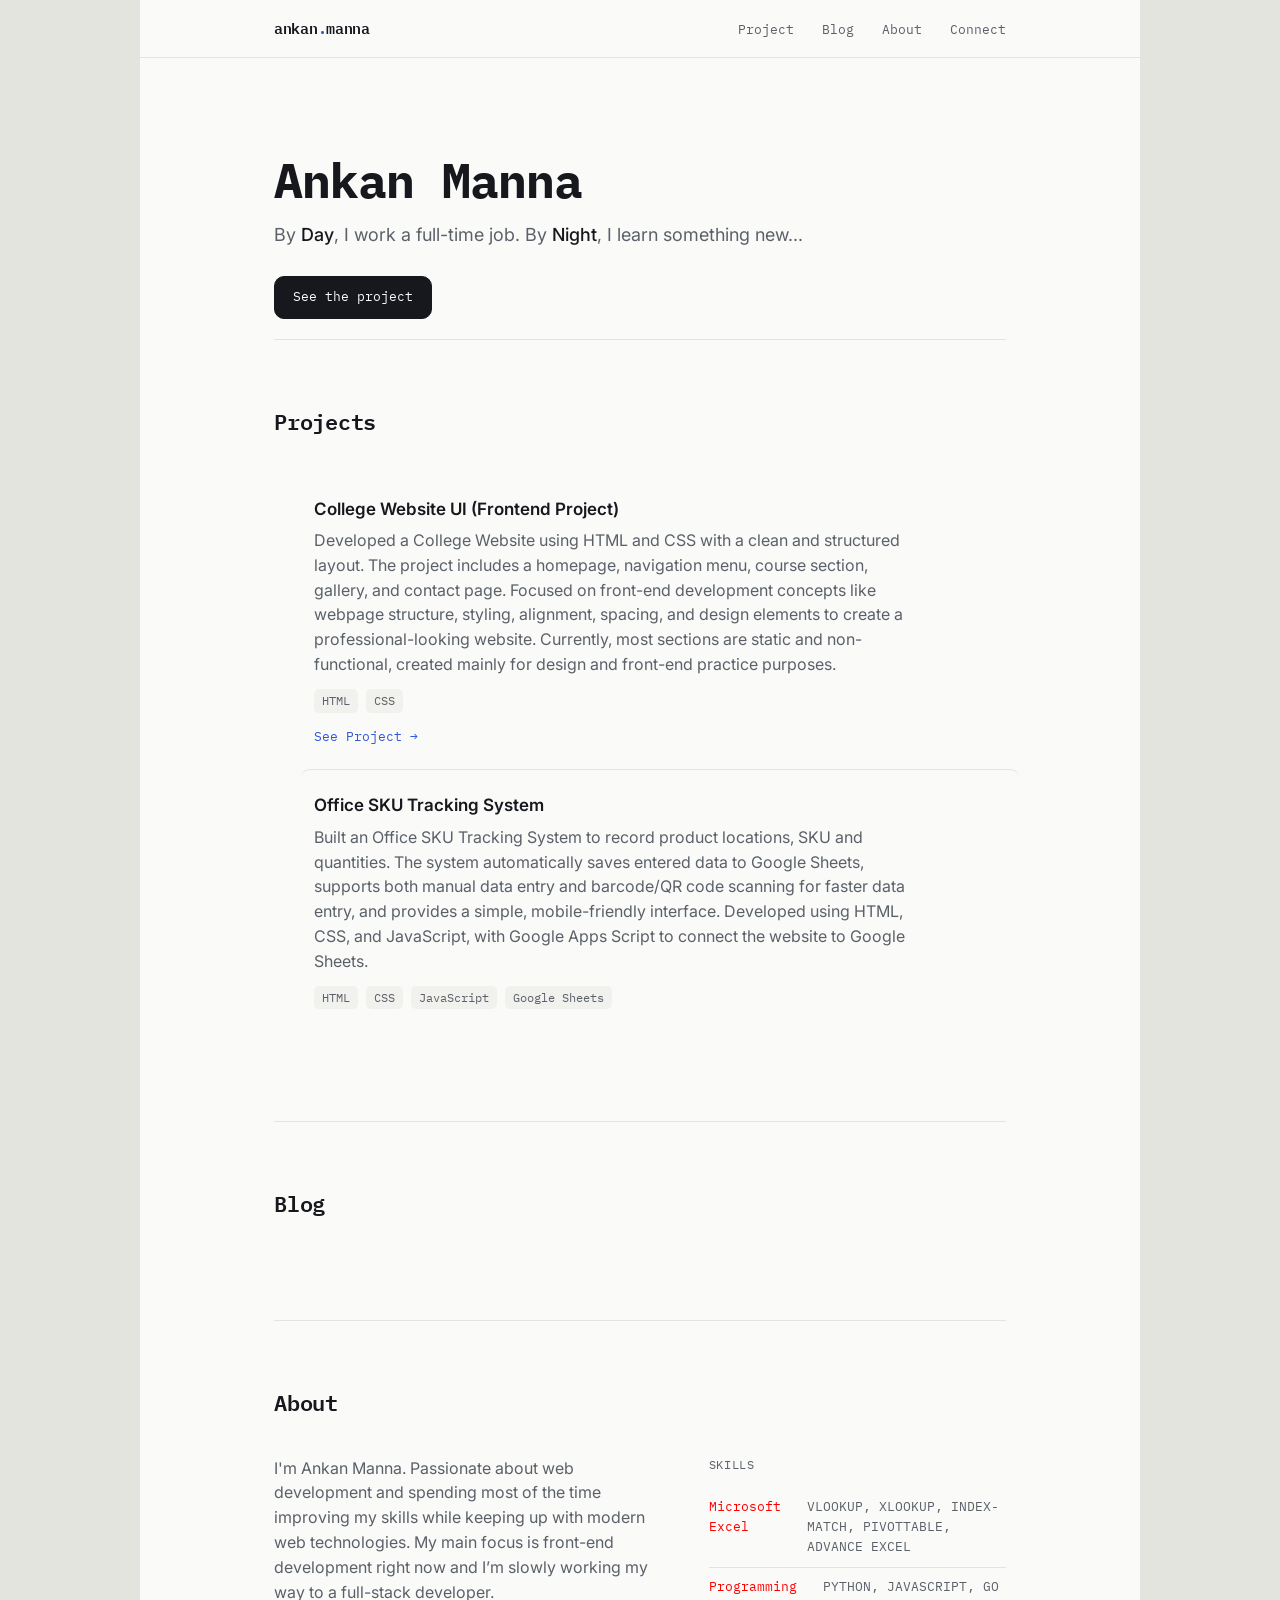
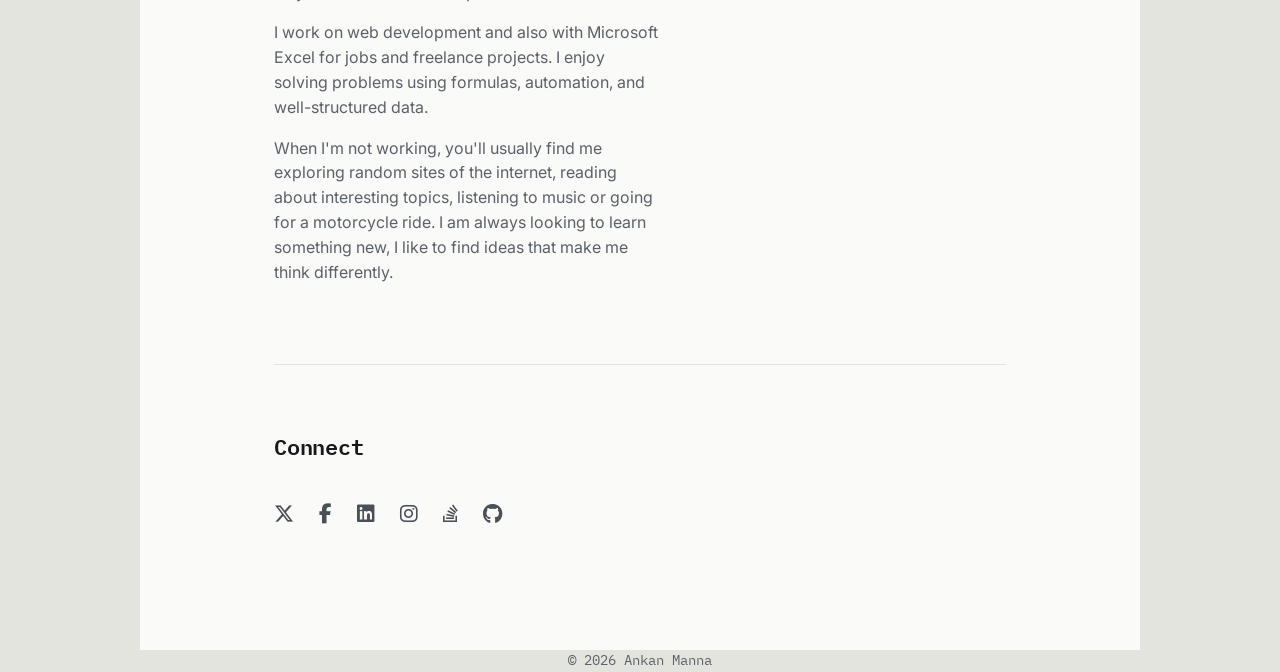
<file: index.html>
<!DOCTYPE html>
<html lang="en">
<head>
<meta charset="UTF-8">
<meta name="viewport" content="width=device-width, initial-scale=1.0">
<title>Ankan Manna</title>
<link rel="icon" type="logo" href="logo/Logo.png" />
<link rel="preconnect" href="https://fonts.googleapis.com">
<link rel="preconnect" href="https://fonts.gstatic.com" crossorigin>
<link href="https://fonts.googleapis.com/css2?family=IBM+Plex+Mono:wght@400;500;600;700&family=Inter:wght@400;500;600&display=swap" rel="stylesheet">
<link rel="stylesheet" href="css/styles.css">
<link rel="stylesheet" href="css/mediaquaries.css">
<link rel="stylesheet" href="https://cdnjs.cloudflare.com/ajax/libs/font-awesome/6.7.2/css/all.min.css">
</head>
<body>

<div class="site">
<header>
  <nav class="wrap">
    <a href="https://ankanmanna.github.io/" class="logo">ankan<span>.</span>manna</a>
    <ul class="navlinks" id="navlinks">
      <li><a href="/project">Project</a></li>
      <li><a href="/blog">Blog</a></li>
      <li><a href="/about">About</a></li>
      <li><a href="/connect">Connect</a></li>
    </ul>
    <button class="menu-toggle" id="menuToggle" aria-label="Toggle menu" aria-expanded="false" aria-controls="navlinks">
      <span class="menu-icon"></span>
    </button>
  </nav>
</header>

<main class="wrap" id="top">

  <section class="hero" style="border-top:none; padding-bottom: 0;">

    <h1>Ankan Manna</h1>
    <p class="role">By <strong>Day</strong>, I work a full-time job. By <strong>Night</strong>, I learn something new...</p>
    
    <div class="hero-links">
      <a class="btn primary" href="/project" data-route="project"> See the project</a>
    </div>

  </section>

  <section id="project">
    <div class="section-head">
      <h2>Projects</h2>
    </div>

    <ul class="log">

      <!-- project-1 Done -->
      <li class="log-entry">
        <div>
          <p class="log-title">College Website UI (Frontend Project)</p>
          <p class="log-desc">Developed a College Website using HTML and CSS with a clean and structured layout. The project includes a homepage, navigation menu, course section, gallery, and contact page. Focused on front-end development concepts like webpage structure, styling, alignment, spacing, and design elements to create a professional-looking website. Currently, most sections are static and non-functional, created mainly for design and front-end practice purposes.</p>
          <div class="log-stack">
            <span class="chip">HTML</span>
            <span class="chip">CSS</span>
          </div>
          <a class="log-link" href="https://ankanmanna.github.io/College-Website/" target="_blank" rel="noopener">See Project →</a>
        </div>
      </li>

      <!--Project 2-->
      <li class="log-entry">
        <div>
          <p class="log-title">Office SKU Tracking System</p>
          <p class="log-desc">Built an Office SKU Tracking System to record product locations, SKU and quantities. The system automatically saves entered data to Google Sheets, supports both manual data entry and barcode/QR code scanning for faster data entry, and provides a simple, mobile-friendly interface. Developed using HTML, CSS, and JavaScript, with Google Apps Script to connect the website to Google Sheets.</p>
          <div class="log-stack">
            <span class="chip">HTML</span>
            <span class="chip">CSS</span>
            <span class="chip">JavaScript</span>
            <span class="chip">Google Sheets</span>
          </div>
        </div>
      </li>

      <!-- ADD PROJECT -->
       <!-- {
            write code
       } -->

    </ul>   
    
    
  </section>


  <section id="blog">
    <div class="section-head">

      <h2>Blog</h2>
    </div>

    <div class="blog-grid">

      <!-- <a class="blog-card" href="#" target="_blank" rel="noopener">
        <span class="blog-date">Jun 2026</span>
        <h3 class="blog-title">Why I stopped trusting synchronous retries</h3>
        <p class="blog-excerpt">A short case for treating retries as a queue problem instead of a loop wrapped around a function call.</p>
        <span class="blog-read">Read post →</span>
      </a> 

       ADD blog -->
       <!-- {
            write code 
       } -->

    </div>

  </section>

  <section id="about">
    <div class="section-head">
      <h2>About</h2>
    </div>
    <div class="about-grid">
      <div class="about-text">
        
        <p>I'm Ankan Manna. Passionate about web development and spending most of the time improving my skills while keeping up with modern web technologies. My main focus is front-end development right now and I’m slowly working my way to a full-stack developer.</p>
        <p>I work on web development and also with Microsoft Excel for jobs and freelance projects. I enjoy solving problems using formulas, automation, and well-structured data.</p>
        <p>When I'm not working, you'll usually find me exploring random sites of the internet, reading about interesting topics, listening to music or going for a motorcycle ride. I am always looking to learn something new, I like to find ideas that make me think differently.</p>

      </div>
      <div class="skills">
        <p class="skills-title">Skills</p>
        <div class="skill-row"><span id="skill">Microsoft Excel</span> <span>VLOOKUP, XLOOKUP, INDEX-MATCH, PIVOTTABLE, ADVANCE EXCEL</span></div>
        <div class="skill-row"><span id="skill">Programming</span><span>PYTHON, JAVASCRIPT, GO</span></div>
      </div>
    </div>
  </section>

  <section id="connect">
    <div class="section-head">
      <h2>Connect</h2>
    </div>
    <div class="contact-inner">
      <div class="contact-copy">
        <p class="role" style="margin:0;">
            <div class="social-icons">
                <!-- X (Twitter) -->
                <a href="https://x.com/ankanmanna01" target="_blank" title="ankanmanna">
                    <i class="fab fa-x-twitter"></i>
                </a>
                <!-- Facebook -->
                <a href="https://facebook.com/ankanmanna01" target="_blank" title="ankanmanna">
                    <i class="fab fa-facebook-f"></i>
                </a>
                <!-- LinkedIn -->
                <a href="https://www.linkedin.com/in/ankanmanna/" target="_blank" title="ankanmanna">
                    <i class="fab fa-linkedin"></i>
                </a>
                <!-- Instagram -->
                <a href="https://instagram.com/ankanmanna01" target="_blank" title="ankanmanna">
                    <i class="fab fa-instagram"></i>
                </a>
                <!-- Stackoverflow -->
                <a href="https://stackoverflow.com/users/31632872/ankanmanna" target="_blank" title="ankanmanna">
                    <i class="fa-brands fa-stack-overflow"></i>
                </a>
                <!-- Github -->
                <a href="https://github.com/ankanmanna" target="_blank" title="ankanmanna">
                    <i class="fab fa-github"></i>
              </a>
            </div>
        </p>
        </div>      
      </div>
    </div>
  </section>


</main>

<footer class="wrap"> 
  <span>© 2026 Ankan Manna</span>
</footer>
</div>

<script src="script.js"></script>
</body>
</html>
</file>
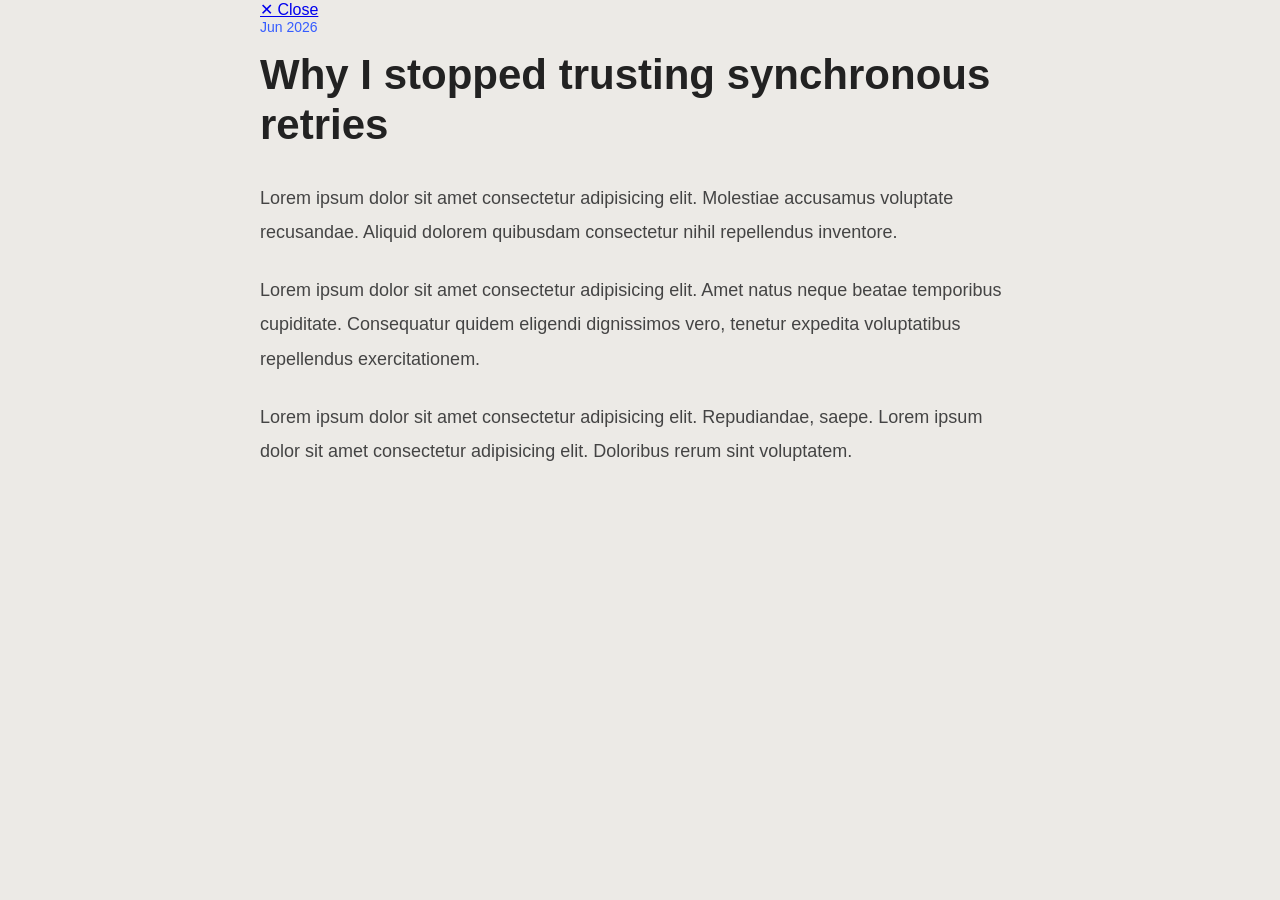
<file: blog/blog.html>
<!DOCTYPE html>
<html lang="en">
<head>
<meta charset="UTF-8">
<meta name="viewport" content="width=device-width, initial-scale=1.0">

<title>Blog Post</title>

<link rel="stylesheet" href="style.css">
</head>
<body>

<div class="post">

<a href="blog.html" class="close-btn">
✕ Close
</a>

<span class="date">Jun 2026</span>

<h1>Why I stopped trusting synchronous retries</h1>

<p>
Lorem ipsum dolor sit amet consectetur adipisicing elit.
Molestiae accusamus voluptate recusandae. Aliquid dolorem
quibusdam consectetur nihil repellendus inventore.
</p>

<p>
Lorem ipsum dolor sit amet consectetur adipisicing elit.
Amet natus neque beatae temporibus cupiditate. Consequatur
quidem eligendi dignissimos vero, tenetur expedita
voluptatibus repellendus exercitationem.
</p>

<p>
Lorem ipsum dolor sit amet consectetur adipisicing elit.
Repudiandae, saepe. Lorem ipsum dolor sit amet consectetur
adipisicing elit. Doloribus rerum sint voluptatem.
</p>

</div>

</body>
</html>
</file>
<file: css/styles.css>
:root{
  --bg: #FAFAF9;
  --surface: #F1F1EE;
  --ink: #16181D;
  --ink-soft: #5B6169;
  --accent: #3457D5;
  --accent-soft: #EDF0FC;
  --line: #E3E3DF;
  --radius: 10px;
  --mono: 'IBM Plex Mono', ui-monospace, monospace;
  --sans: 'Inter', system-ui, sans-serif;
  --max: 780px;
  --page-bg: #E4E4DF;
  --site-max: 1000px;
}

*{ box-sizing: border-box; }
html{ scroll-behavior: smooth; }
@media (prefers-reduced-motion: reduce){
  html{ scroll-behavior: auto; }
  *{ animation-duration: 0.001ms !important; animation-iteration-count: 1 !important; transition-duration: 0.001ms !important; }
}

html, body{ height: 100%; }

body{
  margin:0;
  background: var(--page-bg);
  color: var(--ink);
  font-family: var(--sans);
  line-height: 1.55;
  font-size: 16px;
}

/* Centered site shell: gives side margins so the page background shows through */
.site{
  max-width: var(--site-max);
  margin: 0 auto;
  background: var(--bg);
  min-height: 100vh;
  box-shadow: 0 0 0 1px var(--line);
  display: flex;
  flex-direction: column;
}
main{ flex: 1 0 auto; }
footer{ flex-shrink: 0; }

a{ color: inherit; }
a:focus-visible, button:focus-visible, input:focus-visible, textarea:focus-visible{
  outline: 2px solid var(--accent);
  outline-offset: 3px;
}

.wrap{
  max-width: var(--max);
  margin: 0 auto;
  padding: 0 24px;
}

/* ---------- NAV ---------- */
header{
  position: sticky;
  top: 0;
  background: rgba(250,250,249,0.88);
  backdrop-filter: blur(8px);
  border-bottom: 1px solid var(--line);
  z-index: 50;
}
nav.wrap{
  display:flex;
  align-items:center;
  justify-content:space-between;
  padding-top: 16px;
  padding-bottom: 16px;
  position: relative;
}
.logo{
  font-family: var(--mono);
  font-weight: 600;
  font-size: 15px;
  text-decoration:none;
  letter-spacing: -0.02em;
}
.logo span{ color: var(--accent); }
.navlinks{
  display:flex;
  gap: 28px;
  list-style:none;
  margin:0; padding:0;
}
.navlinks a{
  font-family: var(--mono);
  font-size: 13px;
  text-decoration:none;
  color: var(--ink-soft);
  transition: color 0.15s ease;
}
.navlinks a:hover{ color: var(--ink); }

/* Hamburger toggle (hidden on desktop) */
.menu-toggle{
  display: none;
  width: 36px;
  height: 36px;
  padding: 0;
  align-items: center;
  justify-content: center;
  background: none;
  border: 1px solid transparent;
  border-radius: 8px;
  cursor: pointer;
}
.menu-toggle:hover{ background: var(--surface); }
.menu-icon,
.menu-icon::before,
.menu-icon::after{
  display: block;
  width: 18px;
  height: 2px;
  background: var(--ink);
  border-radius: 2px;
  transition: transform 0.2s ease, opacity 0.2s ease, top 0.2s ease;
}
.menu-icon{ position: relative; }
.menu-icon::before,
.menu-icon::after{
  content: "";
  position: absolute;
  left: 0;
}
.menu-icon::before{ top: -6px; }
.menu-icon::after{ top: 6px; }
.menu-toggle[aria-expanded="true"] .menu-icon{ background: transparent; }
.menu-toggle[aria-expanded="true"] .menu-icon::before{ top: 0; transform: rotate(45deg); }
.menu-toggle[aria-expanded="true"] .menu-icon::after{ top: 0; transform: rotate(-45deg); }

/* ---------- HERO ---------- */
.hero{
  padding: 96px 0 72px;
}
h1{
  font-family: var(--mono);
  font-size: clamp(32px, 6vw, 48px);
  font-weight: 700;
  letter-spacing: -0.02em;
  margin: 0 0 14px;
  line-height: 1.1;
}
.role{
  font-size: 18px;
  color: var(--ink-soft);
  max-width: 52ch;
  margin: 0 0 28px;
}
.role strong{ color: var(--ink); font-weight: 500; }

.hero-links{
  display:flex;
  gap: 14px;
  flex-wrap: wrap;
}
.btn{
  font-family: var(--mono);
  font-size: 13px;
  text-decoration:none;
  padding: 10px 18px;
  margin-bottom: 20px;
  border-radius: var(--radius);
  border: 1px solid var(--line);
  color: var(--ink);
  transition: border-color 0.15s ease, background 0.15s ease;
}
.btn.primary{
  background: var(--ink);
  color: var(--bg);
  border-color: var(--ink);
}
.btn.primary:hover{ background: var(--accent); border-color: var(--accent); }
.btn:not(.primary):hover{ border-color: var(--accent); color: var(--accent); }

/* ---------- SECTION HEADS ---------- */
section{ padding: 64px 0; border-top: 1px solid var(--line); }
.section-head{
  display:flex;
  align-items: baseline;
  gap: 12px;
  margin-bottom: 36px;
}

h2{
  font-family: var(--mono);
  font-size: 22px;
  font-weight: 600;
  margin: 0;
  letter-spacing: -0.01em;
}

/* ---------- WORK / LOG ---------- */
.log-entry{
  /* display:grid;
  grid-template-columns: 22px 78px 1fr; 
  gap: 16px;  */
  padding: 22px 14px;
  margin: 0 -14px;
  border-top: 1px solid var(--line);
  border-radius: 10px;
  transition: background 0.18s ease;
  list-style: none;
}
.log-entry:first-child{ border-top:none; }
.log-entry:hover{ background: var(--surface); }
.log-graph{
  position: relative;
  display:flex;
  justify-content:center;
}

.log-hash{
  font-family: var(--mono);
  font-size: 13px;
  color: var(--ink-soft);
  padding-top: 3px;
}
.log-diff{
  font-family: var(--mono);
  font-size: 12px;
  margin-left: 10px;
}
.log-title{
  display: flex;
  align-items: baseline;
  flex-wrap: wrap;
  font-weight: 600;
  font-size: 17px;
  margin: 0 0 6px;
}
.log-desc{
  color: var(--ink-soft);
  margin: 0 0 12px;
  max-width: 60ch;
}
.log-stack{
  display:flex;
  gap: 8px;
  flex-wrap: wrap;
  margin-bottom: 10px;
}
.chip{
  font-family: var(--mono);
  font-size: 11.5px;
  color: var(--ink-soft);
  background: var(--surface);
  padding: 3px 8px;
  border-radius: 5px;
}
.log-link{
  font-family: var(--mono);
  font-size: 13px;
  color: var(--accent);
  text-decoration:none;
}
.log-link:hover{ text-decoration: underline; }

/* ---------- BLOG / WRITING ---------- */
.blog-grid{
  display: grid;
  grid-template-rows: repeat(auto);
  gap: 18px;
}
.blog-card{
  display: flex;
  flex-direction: column;
  padding: 22px 20px;
  border: 1px solid var(--line);
  border-radius: 10px;
  text-decoration: none;
  color: var(--ink);
  background: var(--bg);
  transition: border-color 0.18s ease, transform 0.18s ease, box-shadow 0.18s ease;
}
.blog-card:hover{
  border-color: var(--accent);
  transform: translateY(-3px);
  box-shadow: 0 16px 28px -20px rgba(20,22,27,0.35);
}
.blog-date{
  font-family: var(--mono);
  font-size: 11.5px;
  color: var(--accent);
  margin-bottom: 12px;
}
.blog-title{
  font-size: 16px;
  font-weight: 600;
  line-height: 1.35;
  margin: 0 0 8px;
}
.blog-excerpt{
  color: var(--ink-soft);
  font-size: 14px;
  line-height: 1.5;
  margin: 0 0 18px;
  flex: 1;
}
.blog-read{
  font-family: var(--mono);
  font-size: 12.5px;
  color: var(--accent);
}
.blog-card:hover .blog-read{ text-decoration: underline; }

/* ---------- ABOUT ---------- */
.about-grid{
  display:grid;
  grid-template-columns: 1.3fr 1fr;
  gap: 48px;
}
.about-text p{ color: var(--ink-soft); margin: 0 0 16px; max-width: 56ch; }
.about-text strong{ color: var(--ink); }
.skills-title{
  font-family: var(--mono);
  font-size: 12px;
  color: var(--ink-soft);
  text-transform: uppercase;
  letter-spacing: 0.06em;
  margin: 0 0 14px;
}
.skill-row{
  display:flex;
  justify-content: left;
  gap: 2em;
  font-family: var(--mono);
  font-size: 13px;
  padding: 9px 0;
  border-top: 1px solid var(--line);
}
#skill{
  color: red;

}

.skill-row:first-of-type{ border-top:none; }
.skill-row span:last-child{ color: var(--ink-soft); }

/* ---------- CONTACT ---------- */
.contact-inner{
  display:flex;
  justify-content: space-between;
  align-items:flex-end;
  flex-wrap: wrap;
  gap: 24px;
  margin-bottom: 3em;
}
.contact-copy p{
  color: var(--ink-soft);
  max-width: 46ch;
  margin: 8px 0 0;
}

/* ---------- SOCIAL LINK (FAB-ICON) ---------- */

.social-icons{
    display:flex;
    justify-content:center;
    gap: 25px;
}
.social-icons a{
    color:#495057;
    font-size: 20px;
    transition:0.3s ease;
}

.social-icons a:hover{
    color:#0d6efd;
    transform:translateY(-5px);
}

/* ----------@ COPY RIGHT ---------- */

footer{
  padding: 28px 0 48px;
  font-family: var(--mono);
  font-size: 14px;
  color: var(--ink-soft);
  text-align: center;
}
</file>
<file: css/mediaquaries.css>
/* ================= RESPONSIVE ================= */

/* Tablet */
@media (max-width: 900px){
  .wrap{ padding: 0 20px; }
  .hero{ padding: 72px 0 56px; }
  section{ padding: 52px 0; }
  .about-grid{ grid-template-columns: 1fr; gap: 32px; }
  /* .blog-grid{ grid-template-columns: repeat(2, 1fr); } */
}

/* Mobile */
@media (max-width: 640px){
  .site{ box-shadow: none; }
  .navlinks{
    display: none;
    position: absolute;
    top: 100%;
    left: 0;
    right: 0;
    flex-direction: column;
    gap: 0;
    background: var(--bg);
    border-bottom: 1px solid var(--line);
    box-shadow: 0 12px 24px -18px rgba(20,22,27,0.35);
    padding: 4px 24px 12px;
  }
  .navlinks.open{ display: flex; }
  .navlinks li{ border-top: 1px solid var(--line); }
  .navlinks li:first-child{ border-top: none; }
  .navlinks a{
    display: block;
    padding: 13px 2px;
    font-size: 14px;
  }
  .menu-toggle{ display: flex; }
  .hero{ padding: 56px 0 44px; }
  section{ padding: 44px 0; }
  .section-head{ margin-bottom: 24px; }
  .log-entry{ grid-template-columns: 1fr; gap: 6px; padding: 20px 4px; margin: 0; }
  .log-graph{ display:none; }
  .log-title{ font-size: 16px; }
  .blog-grid{ grid-template-columns: 1fr; gap: 14px; }
  .contact-inner{ flex-direction:column; align-items:flex-start; }
  .contact-list{ text-align:left; }
  footer{ flex-direction:column; gap: 6px; padding: 24px 0 40px; }
}
/* 
/* Small mobile */
@media (max-width: 420px){
  .wrap{ padding: 0 16px; }
  .logo{ font-size: 14px; }
  .navlinks{ gap: 12px; }
  .navlinks a{ font-size: 11px; }
  .role{ font-size: 16px; }
  .hero-links{ gap: 10px; }
  .btn{ padding: 9px 14px; font-size: 12px; }
  h2{ font-size: 19px; }
  .log-hash{ font-size: 12px; }
  .log-desc{ font-size: 14.5px; }
  .chip{ font-size: 11px; }
  .blog-card{ padding: 18px 16px; }
}
</file>
<file: blog/style.css>
*{
    margin:0;
    padding:0;
    box-sizing:border-box;
}

body{
    font-family:Inter,sans-serif;
    background:#eceae6; /* Same background */
    color:#222;
}

.main-container{
    max-width:1000px;
    min-height:100vh;
    margin:0 auto;
    background:#fff; /* White content area */
    padding:70px 50px;
}

.post{
    max-width:760px;
    margin:0 auto;
}

.date{
    color:#355CFF;
    font-size:14px;
    margin-bottom:15px;
    display:block;
}

.post h1{
    font-size:42px;
    margin-bottom:30px;
    line-height:1.2;
}

.post p{
    font-size:18px;
    line-height:1.9;
    color:#444;
    margin-bottom:24px;
}

.back-btn{
    display:inline-block;
    margin-bottom:30px;
    text-decoration:none;
    color:#555;
    transition:.3s;
}

.back-btn:hover{
    color:#000;
}

@media (max-width:768px){

.main-container{
    padding:40px 22px;
}

.post h1{
    font-size:30px;
}

.post p{
    font-size:16px;
}

}
</file>
